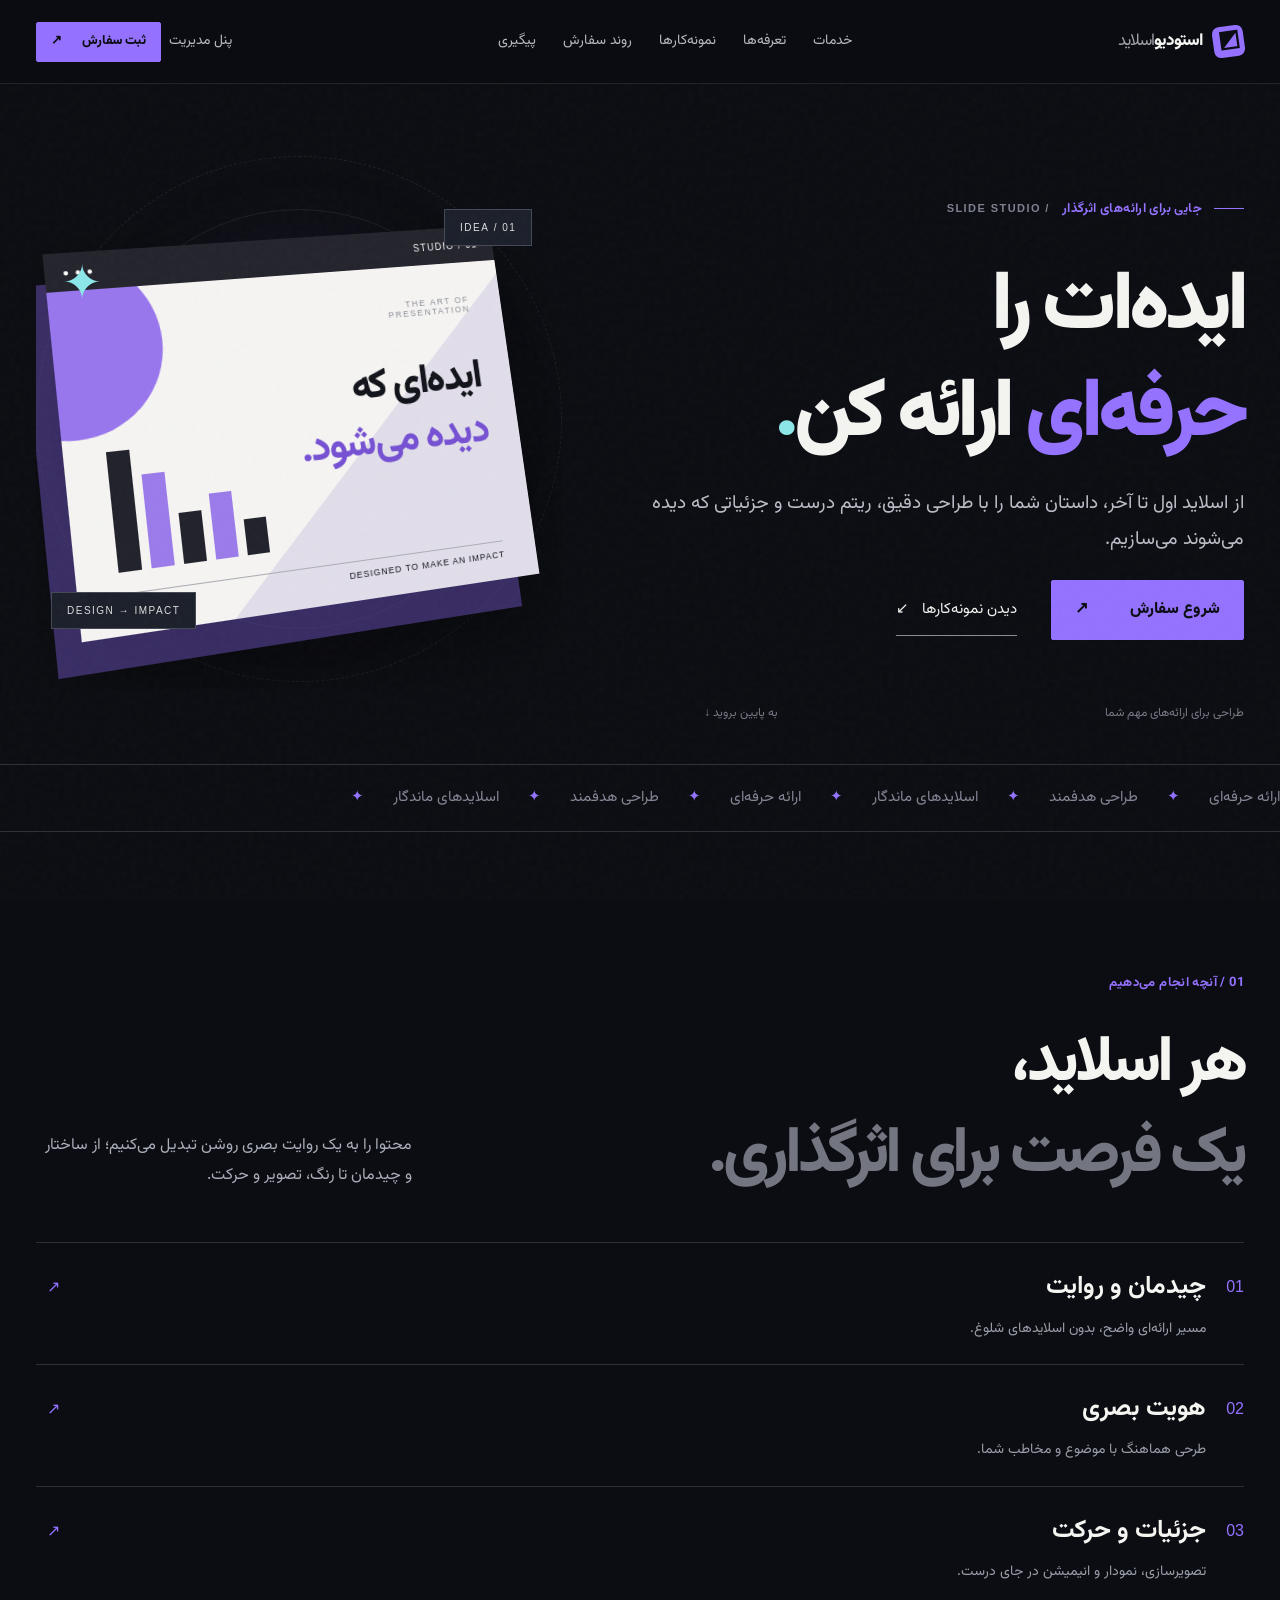
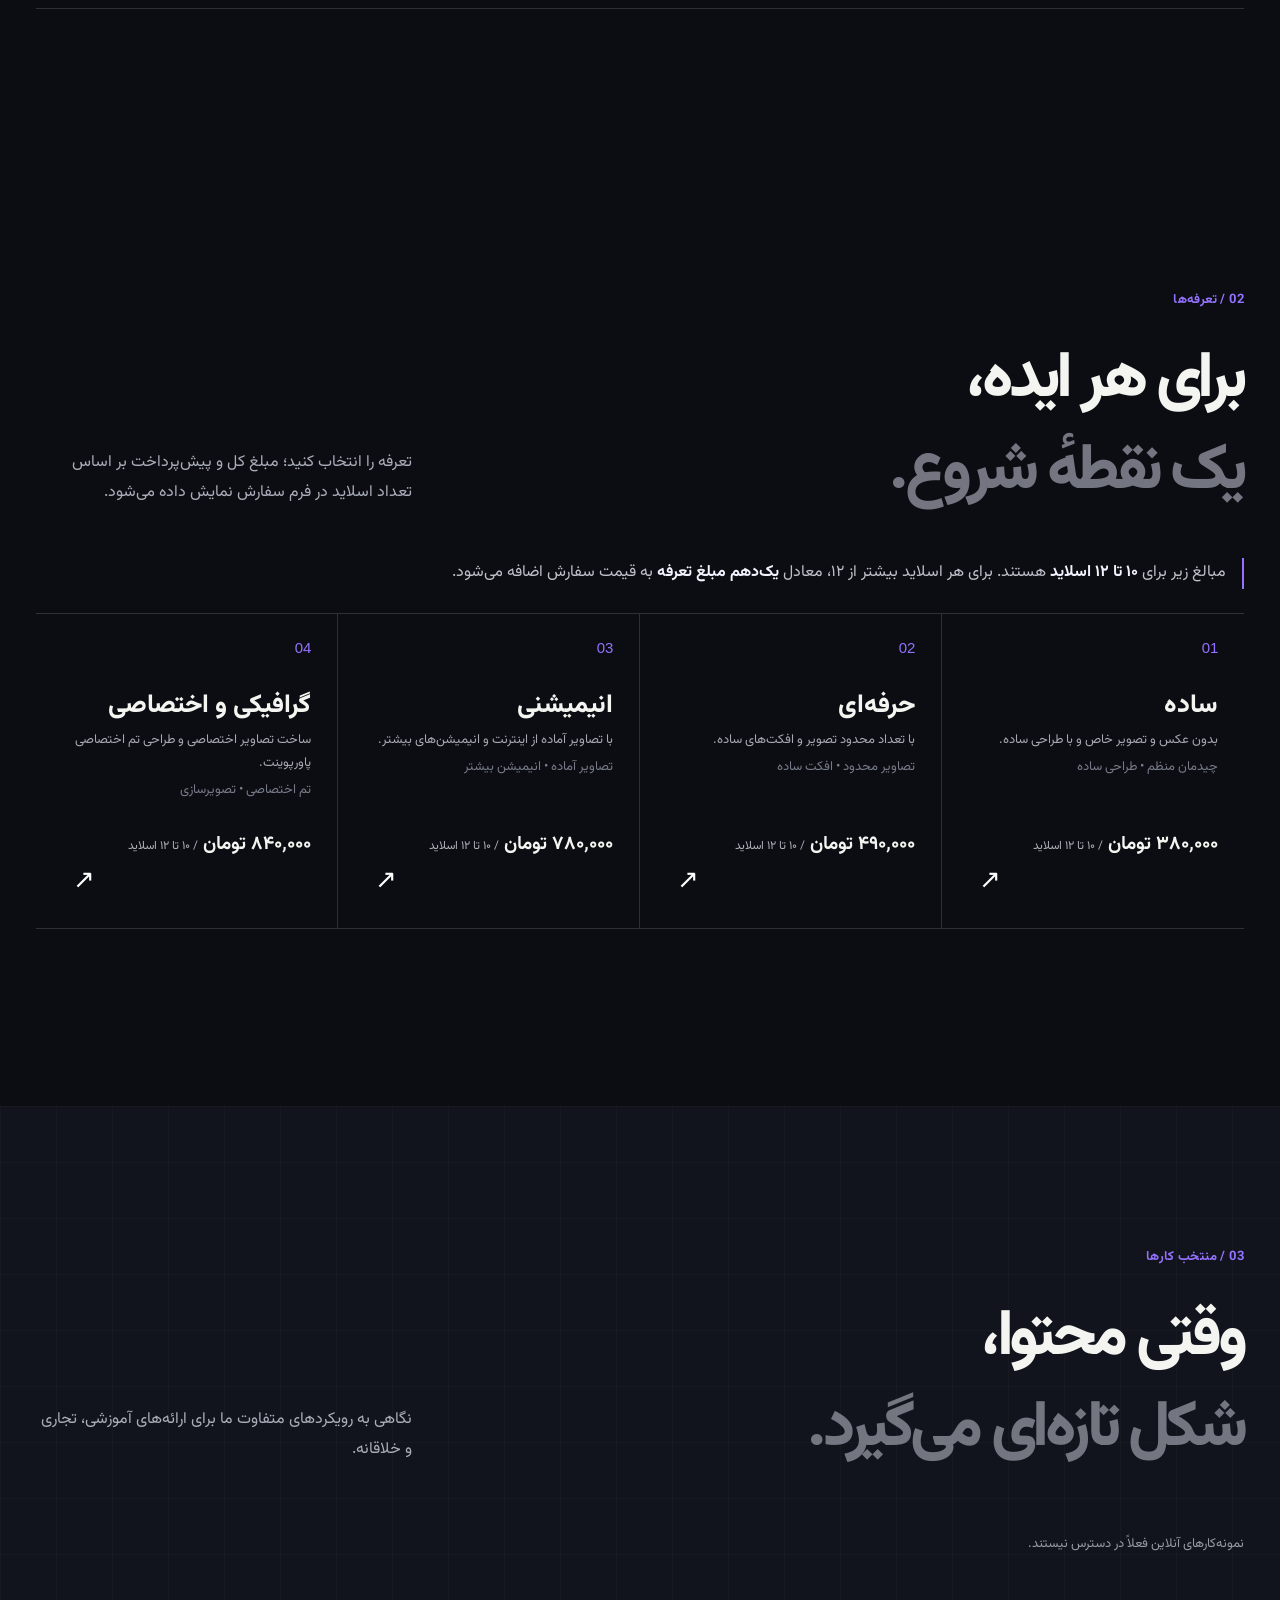
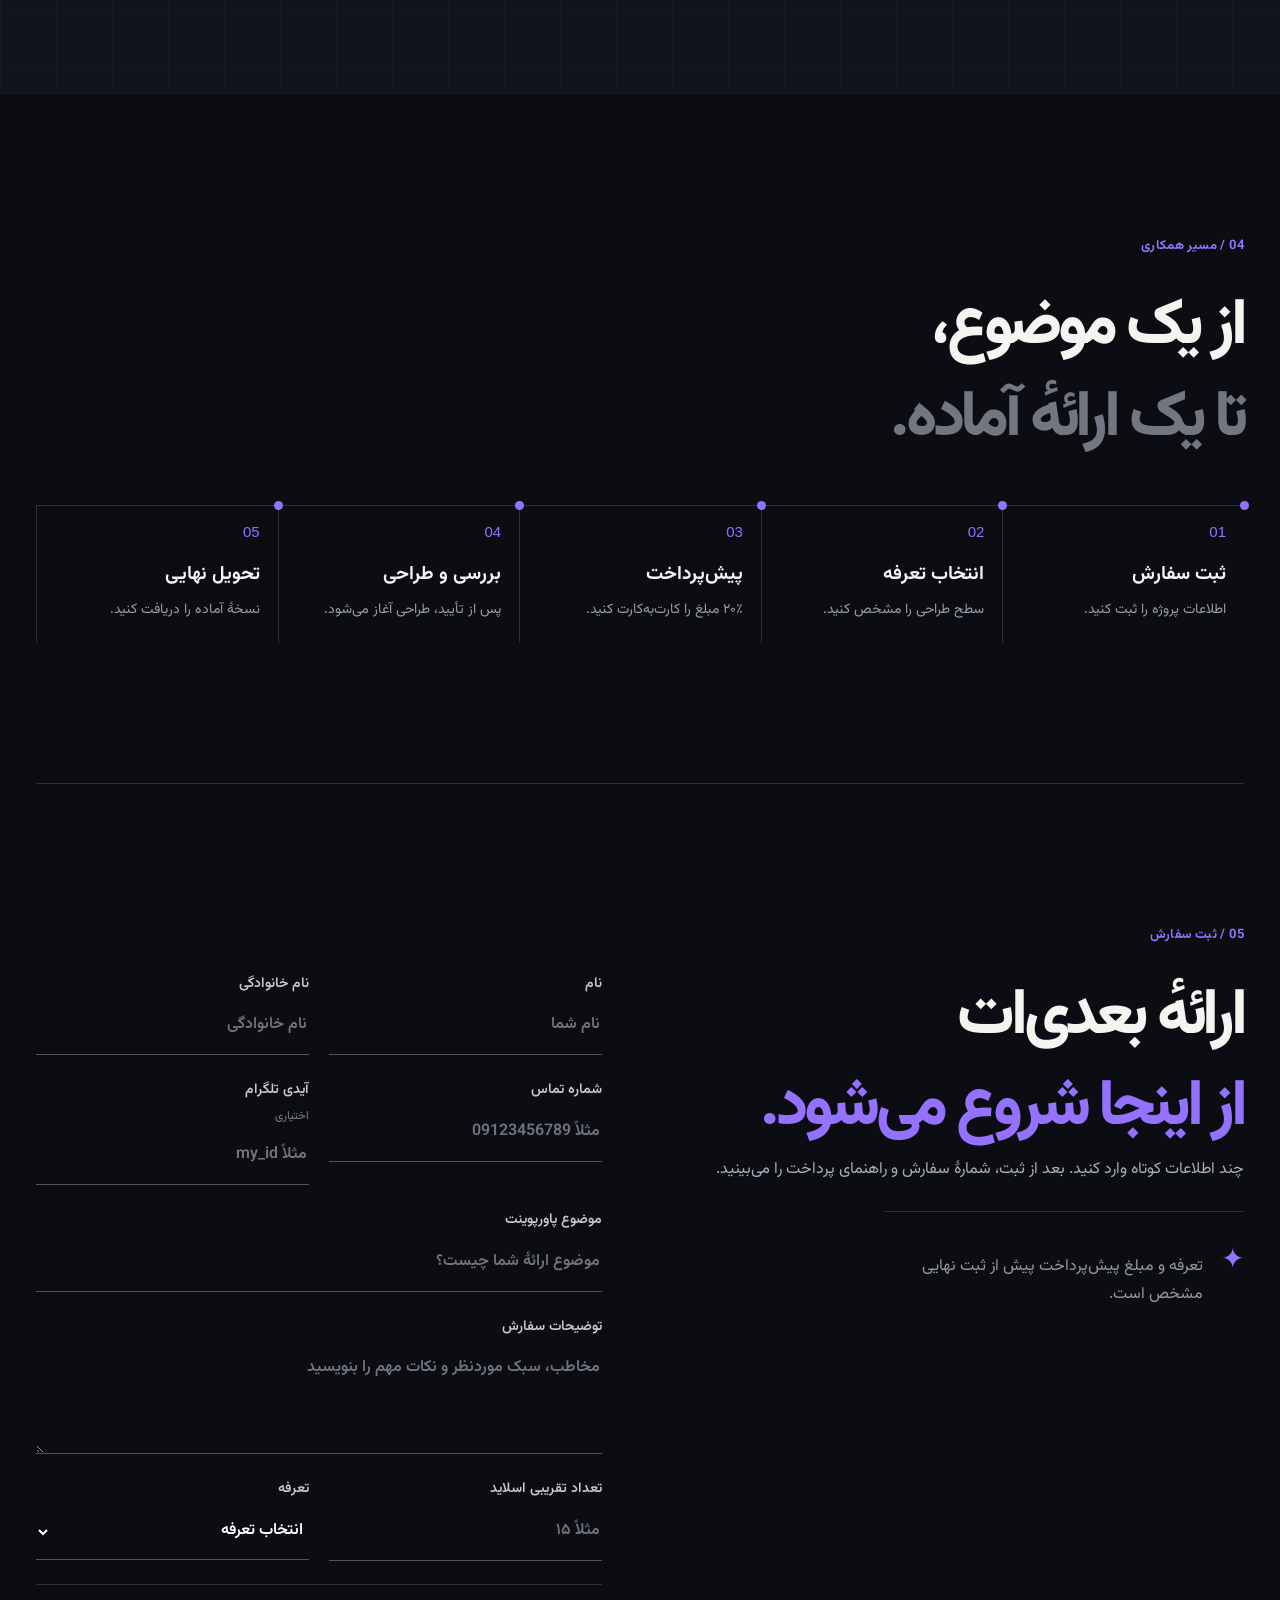
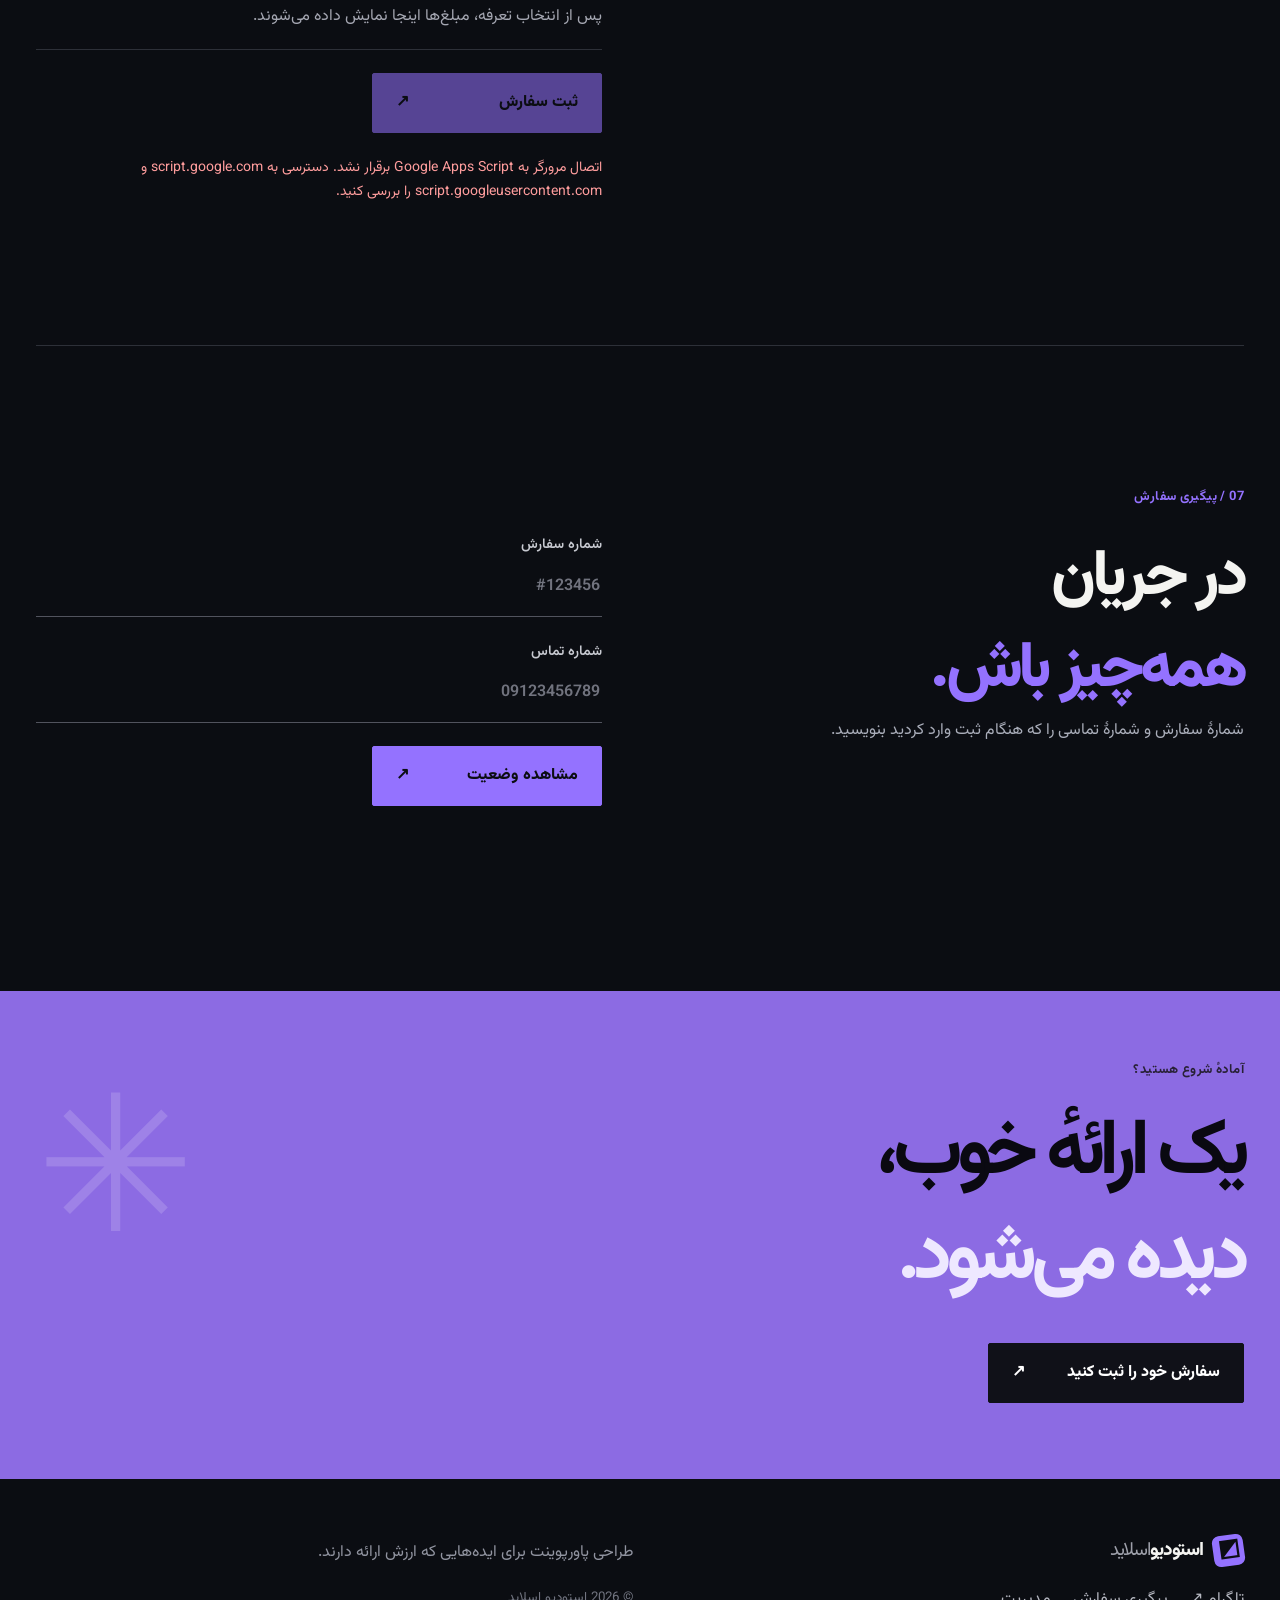
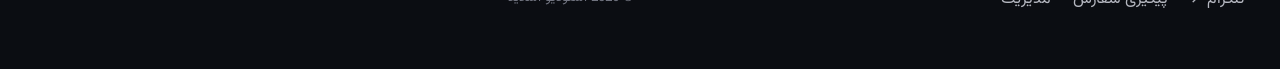
<file: index.html>
<!doctype html>
<html lang="fa" dir="rtl"><head><meta charset="utf-8"><meta name="viewport" content="width=device-width,initial-scale=1"><meta name="theme-color" content="#0b0d12"><meta name="description" content="سفارش طراحی پاورپوینت حرفه‌ای؛ از انتخاب تعرفه تا پیگیری و تحویل."><title>استودیو اسلاید | طراحی پاورپوینت حرفه‌ای</title><link rel="icon" href="assets/favicon.svg" type="image/svg+xml"><link rel="preconnect" href="https://fonts.googleapis.com"><link rel="preconnect" href="https://fonts.gstatic.com" crossorigin><link href="https://fonts.googleapis.com/css2?family=Vazirmatn:wght@400;500;600;700;800;900&display=swap" rel="stylesheet"><link rel="stylesheet" href="assets/css/style.css"><link rel="stylesheet" href="assets/css/responsive.css"></head><body>
<div class="noise" aria-hidden="true"></div><header class="site-header"><a class="brand" href="#top"><span class="brand-mark">◩</span><span>استودیو<span class="brand-light">اسلاید</span></span></a><nav id="nav" aria-label="ناوبری اصلی"><a href="#services">خدمات</a><a href="#pricing">تعرفه‌ها</a><a href="#portfolio">نمونه‌کارها</a><a href="#process">روند سفارش</a><a href="#track">پیگیری</a><a id="telegram-nav" class="telegram-support hidden" href="#" target="_blank" rel="noopener noreferrer">پشتیبانی تلگرام ↗</a></nav><div class="header-actions"><a id="telegram-header" class="header-telegram hidden" href="#" target="_blank" rel="noopener noreferrer" aria-label="پشتیبانی تلگرام" title="پشتیبانی تلگرام">✈</a><a class="small-link" href="admin/">پنل مدیریت</a><a class="button button-small" href="#order">ثبت سفارش <span>↗</span></a><button class="menu-toggle" id="menu-toggle" aria-label="باز کردن منو" aria-controls="nav" aria-expanded="false">☰</button></div></header>
<main id="top"><section class="hero section-shell"><div class="hero-copy"><div class="eyebrow reveal"><span class="eyebrow-line"></span> جایی برای ارائه‌های اثرگذار <span class="latin">/ SLIDE STUDIO</span></div><h1 class="reveal">ایده‌ات را<br><em>حرفه‌ای</em> ارائه کن<span class="punct">.</span></h1><p class="hero-description reveal">از اسلاید اول تا آخر، داستان شما را با طراحی دقیق، ریتم درست و جزئیاتی که دیده می‌شوند می‌سازیم.</p><div class="hero-actions reveal"><a class="button" href="#order">شروع سفارش <span>↗</span></a><a class="text-button" href="#portfolio">دیدن نمونه‌کارها <span>↙</span></a></div><div class="hero-bottom reveal"><span>طراحی برای ارائه‌های مهم شما</span><span>به پایین بروید ↓</span></div></div><div class="hero-art reveal" aria-label="نمای انتزاعی یک اسلاید طراحی شده"><div class="orbit orbit-one"></div><div class="orbit orbit-two"></div><div class="slide-window"><div class="slide-top"><span>STUDIO / 01</span><span>● ● ●</span></div><div class="slide-body"><div class="slide-side">THE ART OF<br>PRESENTATION</div><div class="slide-title">ایده‌ای که<br><strong>دیده می‌شود.</strong></div><div class="slide-chart"><i></i><i></i><i></i><i></i><i></i></div><div class="slide-foot">DESIGNED TO MAKE AN IMPACT <span>↗</span></div></div></div><div class="float-tag tag-a">01 / IDEA</div><div class="float-tag tag-b">DESIGN → IMPACT</div><div class="cursor-shape">✦</div></div></section>
<div class="marquee" aria-hidden="true"><div>ارائه حرفه‌ای <span>✦</span> طراحی هدفمند <span>✦</span> اسلایدهای ماندگار <span>✦</span> ارائه حرفه‌ای <span>✦</span> طراحی هدفمند <span>✦</span> اسلایدهای ماندگار <span>✦</span></div></div>
<section id="services" class="section-shell section-block"><div class="section-kicker reveal">01 / آنچه انجام می‌دهیم</div><div class="split-heading"><h2 class="display-heading reveal">هر اسلاید،<br><span class="muted">یک فرصت برای اثرگذاری.</span></h2><p class="section-intro reveal">محتوا را به یک روایت بصری روشن تبدیل می‌کنیم؛ از ساختار و چیدمان تا رنگ، تصویر و حرکت.</p></div><div class="service-lines"><div class="service-line reveal"><span>01</span><h3>چیدمان و روایت</h3><p>مسیر ارائه‌ای واضح، بدون اسلایدهای شلوغ.</p><b>↗</b></div><div class="service-line reveal"><span>02</span><h3>هویت بصری</h3><p>طرحی هماهنگ با موضوع و مخاطب شما.</p><b>↗</b></div><div class="service-line reveal"><span>03</span><h3>جزئیات و حرکت</h3><p>تصویرسازی، نمودار و انیمیشن در جای درست.</p><b>↗</b></div></div></section>
<section id="pricing" class="section-shell section-block"><div class="section-kicker reveal">02 / تعرفه‌ها</div><div class="split-heading"><h2 class="display-heading reveal">برای هر ایده،<br><span class="muted">یک نقطهٔ شروع.</span></h2><p class="section-intro reveal">تعرفه را انتخاب کنید؛ مبلغ کل و پیش‌پرداخت بر اساس تعداد اسلاید در فرم سفارش نمایش داده می‌شود.</p></div><p class="pricing-rule">مبالغ زیر برای <strong>۱۰ تا ۱۲ اسلاید</strong> هستند. برای هر اسلاید بیشتر از ۱۲، معادل <strong>یک‌دهم مبلغ تعرفه</strong> به قیمت سفارش اضافه می‌شود.</p><div id="pricing-list" class="pricing-list" aria-live="polite"></div><div id="pricing-note" class="data-note"></div></section>
<section id="portfolio" class="portfolio-section section-block"><div class="section-shell"><div class="section-kicker reveal">03 / منتخب کارها</div><div class="split-heading"><h2 class="display-heading reveal">وقتی محتوا،<br><span class="muted">شکل تازه‌ای می‌گیرد.</span></h2><p class="section-intro reveal">نگاهی به رویکردهای متفاوت ما برای ارائه‌های آموزشی، تجاری و خلاقانه.</p></div><div id="portfolio-list" class="portfolio-list"></div><div id="portfolio-note" class="data-note"></div></div></section>
<section id="process" class="section-shell section-block process-section"><div class="section-kicker reveal">04 / مسیر همکاری</div><div class="split-heading"><h2 class="display-heading reveal">از یک موضوع،<br><span class="muted">تا یک ارائهٔ آماده.</span></h2></div><div class="process-track"><div class="process-step reveal"><span>01</span><h3>ثبت سفارش</h3><p>اطلاعات پروژه را ثبت کنید.</p></div><div class="process-step reveal"><span>02</span><h3>انتخاب تعرفه</h3><p>سطح طراحی را مشخص کنید.</p></div><div class="process-step reveal"><span>03</span><h3>پیش‌پرداخت</h3><p>۲۰٪ مبلغ را کارت‌به‌کارت کنید.</p></div><div class="process-step reveal"><span>04</span><h3>بررسی و طراحی</h3><p>پس از تأیید، طراحی آغاز می‌شود.</p></div><div class="process-step reveal"><span>05</span><h3>تحویل نهایی</h3><p>نسخهٔ آماده را دریافت کنید.</p></div></div></section>
<section id="order" class="section-shell section-block form-section"><div class="section-kicker reveal">05 / ثبت سفارش</div><div class="form-layout"><div><h2 class="display-heading reveal">ارائهٔ بعدی‌ات<br><em>از اینجا شروع می‌شود.</em></h2><p class="section-intro reveal">چند اطلاعات کوتاه وارد کنید. بعد از ثبت، شمارهٔ سفارش و راهنمای پرداخت را می‌بینید.</p><div class="form-aside"><span>✦</span><p>تعرفه و مبلغ پیش‌پرداخت پیش از ثبت نهایی مشخص است.</p></div></div><form id="order-form" class="line-form" novalidate><div class="field-row"><label>نام<input name="first_name" required maxlength="60" autocomplete="given-name" placeholder="نام شما"></label><label>نام خانوادگی<input name="last_name" required maxlength="60" autocomplete="family-name" placeholder="نام خانوادگی"></label></div><div class="field-row"><label>شماره تماس<input name="phone" required inputmode="tel" autocomplete="tel" placeholder="مثلاً 09123456789"></label><label>آیدی تلگرام <small>اختیاری</small><input name="telegram" maxlength="80" placeholder="مثلاً my_id"></label></div><label>موضوع پاورپوینت<input name="subject" required maxlength="160" placeholder="موضوع ارائهٔ شما چیست؟"></label><label>توضیحات سفارش<textarea name="description" rows="3" maxlength="2000" placeholder="مخاطب، سبک موردنظر و نکات مهم را بنویسید"></textarea></label><div class="field-row"><label>تعداد تقریبی اسلاید<input name="slides_count" required type="number" min="1" max="500" step="1" placeholder="مثلاً ۱۵"></label><label>تعرفه<select id="order-pricing" name="pricing_id" required><option value="">انتخاب تعرفه</option></select></label></div><div id="price-summary" class="price-summary"><p>پس از انتخاب تعرفه، مبلغ‌ها اینجا نمایش داده می‌شوند.</p></div><button class="button form-submit" type="submit" disabled>ثبت سفارش <span>↗</span></button><p class="form-message" id="order-message" role="status"></p></form></div></section>
<section id="payment" class="section-shell section-block flow-section hidden"><div class="section-kicker">06 / پرداخت پیش‌پرداخت</div><h2 class="display-heading">یک قدم تا<br><span class="muted">شروع طراحی.</span></h2><div class="flow-layout"><div class="flow-steps"><div><span>01</span><h3>مبلغ قابل پرداخت</h3><strong id="pay-amount">—</strong><p>شماره سفارش: <b id="pay-order-id">—</b></p></div><div><span>02</span><h3>انتقال وجه</h3><p>مبلغ را به کارت زیر انتقال دهید.</p><div class="card-number"><b id="card-number">—</b><button id="copy-card" type="button">کپی شماره کارت</button></div><p id="card-holder">—</p></div><div><span>03</span><h3>ثبت شماره پیگیری</h3><p>بعد از انتقال وجه، مشخصات پرداخت را وارد کنید.</p></div></div><form id="payment-form" class="line-form"><label>شماره سفارش<input name="order_id" required readonly></label><label>شماره تماس سفارش<input name="phone" required inputmode="tel"></label><label>شماره پیگیری<input name="tracking_number" required maxlength="100"></label><label>تاریخ واریز (شمسی) <small>سال/ماه/روز یا ۸ رقم پشت سر هم</small><input name="payment_date" type="text" inputmode="numeric" dir="ltr" maxlength="10" placeholder="۱۴۰۵/۰۷/۱۱" autocomplete="off" required></label><label>توضیحات <small>اختیاری</small><textarea name="note" rows="2" maxlength="500"></textarea></label><button class="button form-submit" type="submit">ثبت اطلاعات پرداخت <span>↗</span></button><p class="form-message" id="payment-message" role="status"></p></form></div><div class="telegram-line">برای ارسال فایل‌ها و توضیحات، در تلگرام با ما در ارتباط باشید. <a id="telegram-payment" href="#" target="_blank" rel="noopener">ارتباط در تلگرام ↗</a></div></section>
<section id="track" class="section-shell section-block track-section"><div class="section-kicker reveal">07 / پیگیری سفارش</div><div class="form-layout"><div><h2 class="display-heading reveal">در جریان<br><em>همه‌چیز باش.</em></h2><p class="section-intro reveal">شمارهٔ سفارش و شمارهٔ تماسی را که هنگام ثبت وارد کردید بنویسید.</p></div><div><form id="track-form" class="line-form"><label>شماره سفارش<input name="order_id" required placeholder="#123456"></label><label>شماره تماس<input name="phone" required inputmode="tel" placeholder="09123456789"></label><button class="button form-submit" type="submit">مشاهده وضعیت <span>↗</span></button><p class="form-message" id="track-message" role="status"></p></form><div id="track-result" class="track-result hidden"></div></div></div></section>
<section class="final-cta"><div class="section-shell"><div class="section-kicker">آمادهٔ شروع هستید؟</div><h2>یک ارائهٔ خوب،<br><em>دیده می‌شود.</em></h2><a class="button button-light" href="#order">سفارش خود را ثبت کنید <span>↗</span></a><div class="cta-deco">✳</div></div></section></main><footer class="site-footer section-shell"><a class="brand" href="#top"><span class="brand-mark">◩</span><span>استودیو<span class="brand-light">اسلاید</span></span></a><p>طراحی پاورپوینت برای ایده‌هایی که ارزش ارائه دارند.</p><div><a id="telegram-footer" href="#" target="_blank" rel="noopener">تلگرام ↗</a><a href="#track">پیگیری سفارش</a><a href="admin/">مدیریت</a></div><small>© <span id="year"></span> استودیو اسلاید</small></footer><div id="toast" class="toast" role="status"></div><dialog id="invoice-dialog" class="invoice-dialog"><button class="dialog-close" id="close-invoice" aria-label="بستن">×</button><div id="invoice-content"></div></dialog><dialog id="portfolio-dialog" class="portfolio-dialog"><button class="dialog-close" id="close-portfolio" aria-label="بستن">×</button><div id="portfolio-content"></div></dialog><script type="module" src="assets/js/site.js?v=20261003-order-code"></script></body></html>
</file>
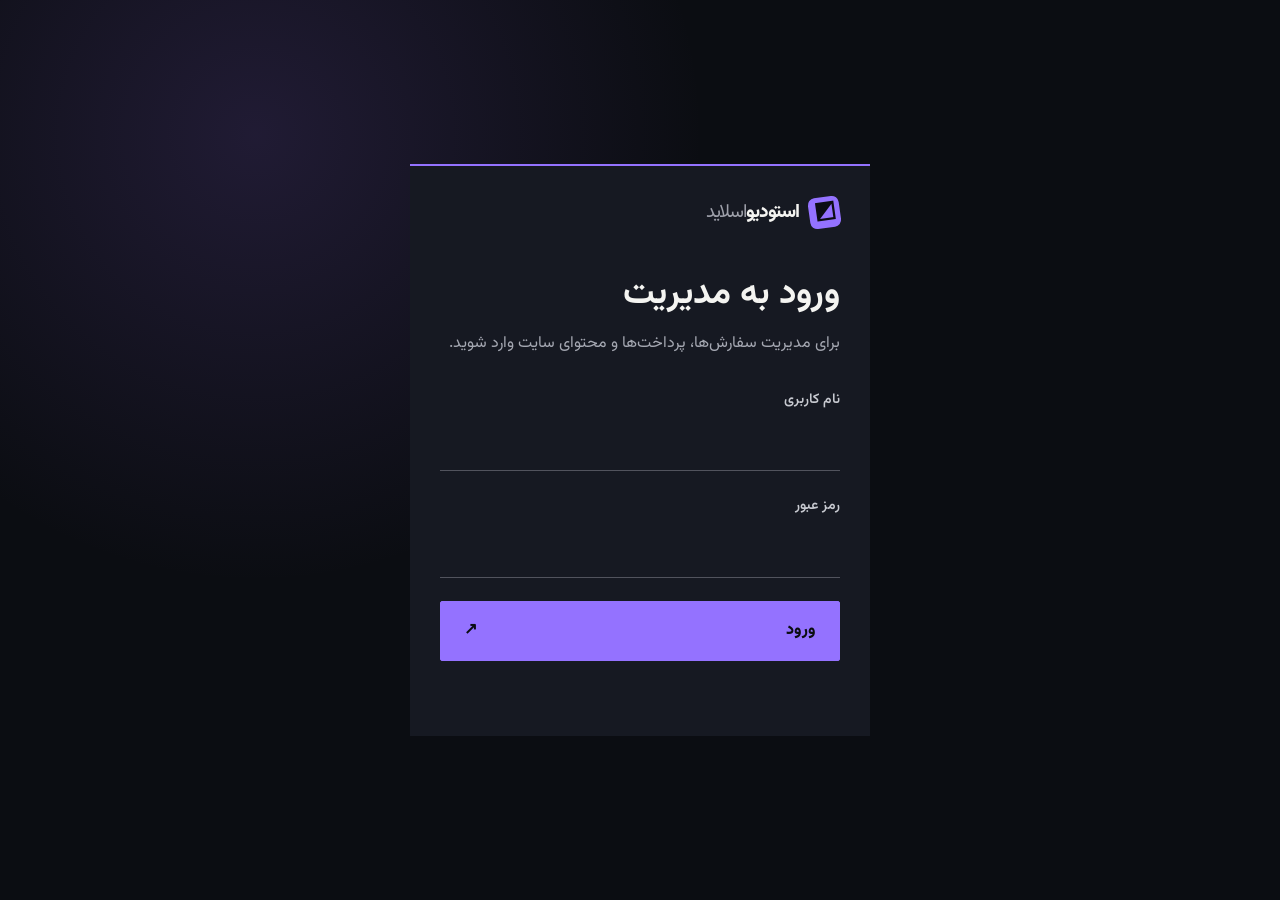
<file: admin/index.html>
<!doctype html><html lang="fa" dir="rtl"><head><meta charset="utf-8"><meta name="viewport" content="width=device-width,initial-scale=1"><meta name="theme-color" content="#0b0d12"><title>پنل مدیریت | استودیو اسلاید</title><link rel="icon" href="../assets/favicon.svg"><link rel="preconnect" href="https://fonts.googleapis.com"><link rel="preconnect" href="https://fonts.gstatic.com" crossorigin><link href="https://fonts.googleapis.com/css2?family=Vazirmatn:wght@400;500;600;700;800;900&display=swap" rel="stylesheet"><link rel="stylesheet" href="../assets/css/style.css"><style>
.admin-body{min-height:100vh}.login-screen{min-height:100vh;display:grid;place-items:center;padding:20px;background:radial-gradient(circle at 20% 15%,#7653bb33,transparent 35%),#0b0d12}.login-box{width:min(100%,460px);border-top:2px solid var(--accent);padding:30px;background:#161922}.login-box h1{font-size:35px;margin:34px 0 5px}.login-box p{color:#a5a8b2;margin:0 0 30px}.admin-layout{display:grid;grid-template-columns:250px 1fr;min-height:100vh}.admin-sidebar{background:#12151d;border-left:1px solid var(--line);padding:27px 18px;position:sticky;top:0;height:100vh;display:flex;flex-direction:column}.admin-sidebar .brand{margin:0 9px 35px}.admin-nav{display:flex;flex-direction:column;gap:4px}.admin-nav button,.logout{background:none;border:0;color:#a5a8b4;text-align:right;padding:11px 15px;font-size:14px;display:flex;align-items:center;gap:13px}.admin-nav button:hover,.admin-nav button.active{background:#27223e;color:#fff}.admin-nav button span{color:var(--accent);width:20px}.logout{margin-top:auto;color:#e7b1b1}.admin-main{min-width:0;padding:38px min(4vw,60px) 80px}.admin-top{display:flex;justify-content:space-between;gap:15px;align-items:center;border-bottom:1px solid var(--line);padding-bottom:24px}.admin-top h1{font-size:35px;margin:0}.admin-top p{margin:0;color:#9a9ca8}.admin-top button,.admin-controls button,.row-actions button,.editor-actions button{background:#252833;border:1px solid #484b57;color:#eee;padding:8px 13px;font-size:13px}.admin-content{padding-top:30px}.metric-grid{display:grid;grid-template-columns:repeat(4,1fr);gap:14px;margin-bottom:30px}.metric{border-top:2px solid #635293;background:#171a23;padding:18px;min-height:115px}.metric span{color:#a3a5b0;font-size:13px}.metric strong{display:block;font-size:27px;margin-top:10px}.admin-controls{display:flex;gap:10px;flex-wrap:wrap;margin:0 0 18px}.admin-controls input,.admin-controls select,.editor input,.editor textarea,.editor select{border:1px solid #444754;background:#1d202b;color:white;padding:9px 11px;min-height:42px;min-width:180px;outline:0}.admin-controls input:focus,.admin-controls select:focus,.editor input:focus,.editor textarea:focus,.editor select:focus{border-color:var(--accent)}.table-wrap{overflow-x:auto;border-top:1px solid #555965}.admin-table{width:100%;border-collapse:collapse;min-width:700px}.admin-table th,.admin-table td{text-align:right;padding:14px 12px;border-bottom:1px solid #30333e;vertical-align:top;font-size:14px}.admin-table th{font-weight:500;color:#8f93a0;white-space:nowrap}.admin-table td{color:#e2e3e7}.admin-table small{display:block;color:#8b8d9b}.admin-table a{color:var(--accent)}.row-actions{display:flex;gap:6px;flex-wrap:wrap}.row-actions button{padding:5px 8px;white-space:nowrap}.row-actions .approve{color:#a7e7c8}.row-actions .reject{color:#efaeae}.status-pill{display:inline-block;padding:4px 8px;border:1px solid #585b68;color:#c5c6d2;font-size:12px;white-space:nowrap}.status-pill.approved,.status-pill.completed,.status-pill.confirmed{border-color:#438568;color:#a7e7c8}.status-pill.rejected,.status-pill.cancelled{border-color:#9d6060;color:#efaeae}.editor{background:#171a23;border-top:2px solid var(--accent);padding:22px;margin:18px 0 28px}.editor h2{font-size:21px;margin:0 0 20px}.editor-grid{display:grid;grid-template-columns:1fr 1fr;gap:15px}.editor label{display:flex;flex-direction:column;gap:5px;color:#bfc1cb;font-size:13px}.editor input,.editor textarea,.editor select{width:100%;min-width:0}.editor textarea{min-height:85px}.editor-actions{display:flex;gap:10px;margin-top:18px}.editor-actions button:first-child{background:var(--accent);color:#0b0d12;border-color:var(--accent);font-weight:700}.admin-message{min-height:25px;color:#b5ded0;margin-top:15px}.admin-empty{padding:30px 0;color:#989ba7}.mobile-admin-bar{display:none}@media(max-width:900px){.admin-layout{grid-template-columns:1fr}.admin-sidebar{position:static;height:auto;display:block;padding:15px}.admin-sidebar .brand{margin:0}.admin-nav{display:flex;flex-direction:row;overflow-x:auto;padding-top:13px}.admin-nav button{flex:0 0 auto}.logout{position:absolute;left:13px;top:13px}.admin-main{padding:25px 18px 60px}.metric-grid{grid-template-columns:1fr 1fr}}@media(max-width:560px){.admin-top h1{font-size:25px}.metric-grid{grid-template-columns:1fr 1fr}.metric strong{font-size:21px}.editor-grid{grid-template-columns:1fr}.admin-controls input,.admin-controls select{flex:1;min-width:130px}}
</style><link rel="stylesheet" href="../assets/css/responsive.css"></head><body class="admin-body"><section id="login-screen" class="login-screen"><div class="login-box"><a class="brand" href="../"><span class="brand-mark">◩</span><span>استودیو<span class="brand-light">اسلاید</span></span></a><h1>ورود به مدیریت</h1><p>برای مدیریت سفارش‌ها، پرداخت‌ها و محتوای سایت وارد شوید.</p><form id="login-form" class="line-form"><label>نام کاربری<input name="username" autocomplete="username" required></label><label>رمز عبور<input name="password" type="password" autocomplete="current-password" required></label><button class="button" type="submit">ورود <span>↗</span></button><div id="login-message" class="form-message" role="status"></div></form></div></section><div id="admin-layout" class="admin-layout hidden"><aside class="admin-sidebar"><a class="brand" href="../"><span class="brand-mark">◩</span><span>استودیو<span class="brand-light">اسلاید</span></span></a><nav class="admin-nav" id="admin-nav"><button data-page="dashboard" class="active"><span>◫</span>داشبورد</button><button data-page="orders"><span>◩</span>سفارش‌ها</button><button data-page="payments"><span>◈</span>پرداخت‌ها</button><button data-page="customers"><span>♧</span>مشتریان</button><button data-page="invoices"><span>▤</span>فاکتورها</button><button data-page="pricing"><span>◇</span>تعرفه‌ها</button><button data-page="portfolio"><span>▧</span>نمونه‌کارها</button><button data-page="settings"><span>⚙</span>تنظیمات</button></nav><button class="logout" id="logout">خروج از حساب ↗</button></aside><main class="admin-main"><header class="admin-top"><div><h1 id="page-title">داشبورد</h1><p id="page-subtitle">نمای کلی فعالیت استودیو</p></div><button id="refresh-page">به‌روزرسانی ↻</button></header><div id="admin-message" class="admin-message" role="status"></div><div id="admin-content" class="admin-content"></div></main></div><dialog id="admin-invoice-dialog" class="invoice-dialog"><button class="dialog-close" id="close-admin-invoice" aria-label="بستن">×</button><div id="admin-invoice-content"></div></dialog><script type="module" src="../assets/js/admin.js?v=20261003-static-pricing"></script></body></html>
</file>
<file: assets/css/style.css>
:root{--bg:#0b0d12;--ink:#f4f4f1;--muted:#9ea0aa;--line:#2d3038;--accent:#9472ff;--cyan:#8ce7e8;--panel:#151820;--font:'Vazirmatn',Tahoma,sans-serif}*{box-sizing:border-box}html{scroll-behavior:smooth}body{margin:0;background:var(--bg);color:var(--ink);font-family:var(--font);font-size:16px;line-height:1.75}button,input,textarea,select{font:inherit}button{cursor:pointer}a{color:inherit;text-decoration:none}::selection{background:var(--accent);color:#0b0d12}.hidden{display:none!important}.noise{position:fixed;inset:0;pointer-events:none;opacity:.17;z-index:20;background-image:url("data:image/svg+xml,%3Csvg viewBox='0 0 180 180' xmlns='http://www.w3.org/2000/svg'%3E%3Cfilter id='n'%3E%3CfeTurbulence type='fractalNoise' baseFrequency='.9' numOctaves='3' stitchTiles='stitch'/%3E%3C/filter%3E%3Crect width='100%25' height='100%25' filter='url(%23n)' opacity='.15'/%3E%3C/svg%3E")}.section-shell{width:min(100% - 72px,1400px);margin-inline:auto}.site-header{height:84px;padding:0 max(36px,calc((100vw - 1400px)/2));display:flex;align-items:center;justify-content:space-between;gap:30px;border-bottom:1px solid #ffffff19;position:relative;z-index:30;background:#0b0d12de;backdrop-filter:blur(16px)}.brand{font-weight:800;font-size:19px;white-space:nowrap;display:inline-flex;align-items:center;gap:10px;letter-spacing:-.06em}.brand-mark{background:var(--accent);color:#0c0d14;width:31px;height:31px;line-height:30px;text-align:center;font-size:23px;border-radius:7px;transform:rotate(-8deg)}.brand-light{font-weight:400;color:var(--muted)}.site-header nav{display:flex;gap:31px;align-items:center}.site-header nav a,.small-link{font-size:14px;color:#b8b8c2;transition:color .25s}.site-header nav a:hover,.small-link:hover{color:#fff}.header-actions{display:flex;align-items:center;gap:22px}.button{border:1px solid var(--accent);border-radius:2px;background:var(--accent);color:#0b0d12;padding:15px 23px;display:inline-flex;justify-content:space-between;align-items:center;gap:42px;font-weight:800;min-height:54px;transition:transform .25s,background .25s,box-shadow .25s}.button:hover{background:#b39eff;transform:translateY(-3px);box-shadow:0 14px 35px #6e50d333}.button-small{min-height:40px;padding:7px 14px;gap:20px;font-size:13px}.menu-toggle{display:none;background:none;border:0;color:#fff;font-size:26px}.hero{min-height:680px;display:grid;grid-template-columns:1.1fr .9fr;align-items:center;gap:40px;padding-top:30px;padding-bottom:40px}.hero-copy{align-self:stretch;display:flex;flex-direction:column;justify-content:center;position:relative}.eyebrow,.section-kicker{font-size:13px;font-weight:700;letter-spacing:.03em;color:var(--accent);display:flex;align-items:center;gap:12px}.eyebrow-line{width:30px;height:1px;background:var(--accent)}.latin{font-family:Arial,sans-serif;letter-spacing:.13em;color:#7e8090;font-size:11px}.hero h1{font-size:clamp(58px,6.4vw,112px);line-height:1.23;letter-spacing:-.075em;margin:35px 0 18px;font-weight:900}.hero h1 em,.display-heading em,.final-cta h2 em{font-style:normal;color:var(--accent)}.punct{color:var(--cyan)}.hero-description{color:#bbbcc7;max-width:520px;font-size:19px;line-height:2.1}.hero-actions{display:flex;gap:34px;align-items:center;margin-top:22px}.text-button{font-size:15px;display:flex;align-items:center;gap:13px;border-bottom:1px solid #8b8c96;padding:12px 0;transition:gap .25s,border-color .25s}.text-button:hover{gap:20px;border-color:var(--accent)}.hero-bottom{display:flex;justify-content:space-between;max-width:540px;width:100%;position:absolute;bottom:0;color:#777986;font-size:12px}.hero-art{height:540px;position:relative;display:grid;place-items:center}.hero-art:before{content:"";position:absolute;width:450px;height:450px;max-width:100%;border-radius:50%;background:radial-gradient(circle,#7150b14a,transparent 68%);filter:blur(30px)}.orbit{position:absolute;border:1px solid #ffffff14;border-radius:50%;width:500px;height:500px;max-width:100%;animation:spin 35s linear infinite}.orbit-two{width:620px;height:620px;animation-direction:reverse;border-style:dashed}.slide-window{position:relative;width:min(100%,560px);aspect-ratio:1.25;background:#eae9e8;color:#12141a;transform:perspective(900px) rotateY(11deg) rotateX(6deg) rotateZ(-6deg);box-shadow:-24px 30px 0 #7154c677,0 40px 90px #0008;animation:float 7s ease-in-out infinite}.slide-top{height:38px;background:#24242d;color:#fff;display:flex;align-items:center;justify-content:space-between;padding:0 17px;font:10px Arial;letter-spacing:.13em}.slide-body{position:absolute;inset:38px 0 0;padding:35px;overflow:hidden;background:linear-gradient(135deg,#f5f4f2 0 60%,#e1deea 60%)}.slide-body:after{content:"";position:absolute;width:180px;height:180px;border-radius:50%;background:#9876ed;left:-75px;top:-35px}.slide-side{font:9px Arial;letter-spacing:.2em;color:#8d8e99}.slide-title{font-size:clamp(30px,3vw,52px);font-weight:800;line-height:1.35;position:relative;z-index:2;margin-top:40px;letter-spacing:-.06em}.slide-title strong{color:#7651d3}.slide-chart{display:flex;align-items:end;gap:9px;position:absolute;bottom:59px;left:40px;height:115px}.slide-chart i{display:block;width:22px;background:#21222b}.slide-chart i:nth-child(1){height:30%}.slide-chart i:nth-child(2){height:55%;background:#9b7bea}.slide-chart i:nth-child(3){height:42%}.slide-chart i:nth-child(4){height:78%;background:#9b7bea}.slide-chart i:nth-child(5){height:100%}.slide-foot{position:absolute;bottom:20px;left:35px;right:35px;display:flex;justify-content:space-between;border-top:1px solid #acadb4;padding-top:8px;font:9px Arial;letter-spacing:.11em}.float-tag{position:absolute;background:#1c202b;border:1px solid #454956;color:#ddd;font:10px Arial;letter-spacing:.15em;padding:12px 15px;z-index:2;animation:float 6s ease-in-out infinite}.tag-a{top:60px;right:30px}.tag-b{bottom:60px;left:15px;animation-delay:-2s}.cursor-shape{position:absolute;left:5%;top:18%;font-size:48px;color:var(--cyan);animation:float 5s ease-in-out infinite}.marquee{overflow:hidden;border-top:1px solid var(--line);border-bottom:1px solid var(--line);height:68px;display:flex;align-items:center;color:#858595;font-size:15px;white-space:nowrap}.marquee div{min-width:max-content;animation:marquee 30s linear infinite}.marquee span{color:var(--accent);padding:0 25px}.section-block{padding-top:140px;padding-bottom:140px}.split-heading{display:grid;grid-template-columns:1.35fr .65fr;gap:50px;align-items:end;margin:23px 0 60px}.display-heading{font-size:clamp(42px,5vw,76px);line-height:1.4;letter-spacing:-.065em;margin:0;font-weight:800}.muted{color:#737581}.section-intro{max-width:370px;color:#aaaeba;font-size:17px;line-height:2;margin:0 0 10px}.service-lines{border-top:1px solid var(--line)}.service-line{display:grid;grid-template-columns:65px 1fr 1fr 30px;align-items:center;gap:20px;padding:31px 8px;border-bottom:1px solid var(--line);transition:padding .3s,color .3s,background .3s}.service-line:hover{padding-inline:23px;background:#151720}.service-line span,.service-line b{font:16px Arial;color:var(--accent)}.service-line h3{font-size:27px;margin:0}.service-line p{color:#9a9eaa;margin:0}.pricing-list{border-top:1px solid var(--line)}.pricing-item{display:grid;grid-template-columns:80px 1fr 230px 40px;gap:20px;align-items:center;border-bottom:1px solid var(--line);padding:25px 12px;min-height:112px;transition:background .3s,padding .3s}.pricing-item:hover,.pricing-item.selected{background:#171923;padding-inline:26px}.pricing-item .num{font:15px Arial;color:var(--accent)}.pricing-name{font-size:30px;font-weight:800}.pricing-item .description{color:#a6a8b3;font-size:14px;max-width:450px}.pricing-item .features{color:#777b89;font-size:13px}.pricing-price{font-size:23px;font-weight:700;text-align:left}.pricing-price small{font-size:13px;color:#aeb0b9;font-weight:400}.pricing-item button{background:none;border:0;color:#fff;font-size:26px;transition:transform .25s}.pricing-item:hover button{transform:translate(-5px,-5px);color:var(--accent)}.data-note{color:#979aa6;font-size:13px;margin-top:17px;min-height:20px}.portfolio-section{background:#11141c;position:relative;overflow:hidden}.portfolio-section:before{content:"";position:absolute;inset:0;background-image:linear-gradient(#ffffff05 1px,transparent 1px),linear-gradient(90deg,#ffffff05 1px,transparent 1px);background-size:56px 56px;pointer-events:none}.portfolio-list{display:grid;grid-template-columns:1.2fr .8fr;gap:36px 58px;position:relative}.portfolio-item{display:block;min-width:0}.portfolio-item:nth-child(even){margin-top:100px}.portfolio-visual{height:380px;background:#252537;position:relative;overflow:hidden;display:grid;place-items:center}.portfolio-visual img{width:100%;height:100%;object-fit:cover;transition:transform .6s}.portfolio-item:hover img{transform:scale(1.035)}.portfolio-placeholder{position:absolute;inset:0;display:grid;place-items:center;background:linear-gradient(135deg,#37304d,#151c2a)}.portfolio-placeholder:before{content:"";width:54%;height:58%;border:1px solid #ffffff77;transform:rotate(-8deg);box-shadow:15px 17px 0 #9a7bdb66;background:linear-gradient(145deg,#8460ba,#24384c)}.portfolio-placeholder span{position:absolute;font-size:70px;font-weight:900;color:#fff;letter-spacing:-.1em}.portfolio-info{border-top:1px solid #555765;margin-top:18px;padding-top:14px;display:flex;justify-content:space-between;gap:20px}.portfolio-info h3{font-size:24px;margin:0}.portfolio-info p{color:#9ea2ad;margin:3px 0}.portfolio-info span{color:var(--accent);font-size:13px}.process-track{display:grid;grid-template-columns:repeat(5,1fr);border-top:1px solid var(--line);margin-top:70px}.process-step{padding:25px 14px 20px 0;border-left:1px solid var(--line);position:relative}.process-step:before{content:"";width:9px;height:9px;border-radius:50%;background:var(--accent);position:absolute;top:-5px;right:-5px}.process-step span{font:15px Arial;color:var(--accent)}.process-step h3{font-size:19px;margin:43px 0 7px}.process-step p{font-size:14px;color:#999ca8;margin:0}.form-section{border-top:1px solid var(--line)}.form-layout{display:grid;grid-template-columns:1fr 1fr;gap:90px;margin-top:25px}.form-aside{display:flex;gap:18px;max-width:360px;margin-top:80px;border-top:1px solid var(--line);padding-top:25px;color:#9598a3}.form-aside span{font-size:28px;color:var(--accent)}.line-form{display:flex;flex-direction:column;gap:23px}.field-row{display:grid;grid-template-columns:1fr 1fr;gap:20px}.line-form label{display:flex;flex-direction:column;gap:3px;font-size:14px;color:#c7c9d0;font-weight:600}.line-form small{color:#7e818d;font-weight:400}.line-form input,.line-form textarea,.line-form select{width:100%;border:0;border-bottom:1px solid #51535d;border-radius:0;background:transparent;color:#fff;outline:0;padding:12px 2px 15px;transition:border-color .25s,background .25s;font-size:16px}.line-form input:focus,.line-form textarea:focus,.line-form select:focus{border-color:var(--accent);background:#ffffff05}.line-form input::placeholder,.line-form textarea::placeholder{color:#71737e}.line-form select option{background:#1c1e28;color:#fff}.price-summary{border-block:1px solid var(--line);padding:18px 0;color:#a5a7b2}.price-summary p{margin:0}.price-summary dl{display:grid;grid-template-columns:repeat(3,1fr);gap:12px;margin:0}.price-summary dt{font-size:13px;color:#9ca0ac}.price-summary dd{margin:3px 0;font-size:19px;color:#fff;font-weight:800}.price-summary dl>div:nth-child(2) dd{color:var(--accent)}.form-submit{align-self:flex-start;min-width:230px}.form-message{min-height:22px;margin:0;font-size:14px}.form-message.error{color:#ff9d9d}.form-message.success{color:#a9eecf}.flow-section{border-top:1px solid var(--line)}.flow-layout{display:grid;grid-template-columns:1fr 1fr;gap:100px;margin-top:55px}.flow-steps>div{position:relative;border-right:1px solid var(--line);padding:0 34px 35px;margin-right:5px}.flow-steps>div:before{content:"";width:9px;height:9px;background:var(--accent);border-radius:50%;position:absolute;right:-5px;top:9px}.flow-steps span{color:var(--accent);font:15px Arial}.flow-steps h3{font-size:24px;margin:7px 0}.flow-steps strong{font-size:31px;color:#fff}.flow-steps p{color:#a3a6b1;margin:4px 0}.card-number{display:flex;gap:18px;align-items:center;margin-top:15px;flex-wrap:wrap}.card-number b{font:23px Arial;letter-spacing:.08em;direction:ltr}.card-number button{border:0;background:#292c39;color:#fff;padding:7px 13px}.telegram-line{border-top:1px solid var(--line);padding-top:25px;color:#aaa;margin-top:35px}.telegram-line a{color:var(--accent);margin-right:10px}.track-section{border-top:1px solid var(--line)}.track-result{border-top:1px solid var(--line);margin-top:30px;padding-top:25px}.track-result h3{font-size:24px;margin:0 0 10px}.track-result p{color:#a7aab4}.status-timeline{display:flex;flex-wrap:wrap;gap:16px;margin:25px 0}.status-timeline span{color:#70727e;border-top:2px solid #383b47;padding-top:8px;min-width:85px;font-size:13px}.status-timeline .done{color:#dcdde4;border-color:var(--accent)}.status-timeline .current{color:var(--cyan);border-color:var(--cyan)}.track-actions{display:flex;gap:20px;align-items:center;flex-wrap:wrap}.track-actions button{border:0;background:none;color:var(--accent);padding:0}.final-cta{background:#8c6be3;color:#0a0911;position:relative;overflow:hidden;padding:100px 0 115px}.final-cta .section-shell{position:relative}.final-cta .section-kicker{color:#282136}.final-cta h2{font-size:clamp(56px,8vw,130px);line-height:1.3;letter-spacing:-.08em;margin:20px 0 30px;position:relative;z-index:1}.final-cta h2 em{color:#eee8ff}.button-light{background:#101118;border-color:#101118;color:white}.button-light:hover{background:#292635}.cta-deco{position:absolute;left:4%;top:-100px;font-size:350px;color:#ffffff28;animation:spin 40s linear infinite}.site-footer{min-height:260px;padding-block:55px;display:grid;grid-template-columns:1fr 1fr;gap:20px;align-items:start}.site-footer p{color:#9194a0;margin:5px 0}.site-footer>div{display:flex;gap:26px}.site-footer>div a{color:#b5b7c0}.site-footer small{color:#727581}.toast{position:fixed;bottom:25px;left:25px;background:#e5e0fb;color:#191522;padding:12px 18px;z-index:100;opacity:0;transform:translateY(15px);pointer-events:none;transition:.3s}.toast.show{opacity:1;transform:none}.portfolio-dialog{width:min(940px,94vw);max-height:90vh;padding:38px;background:#171a23;color:#fff;border:1px solid #525363}.portfolio-dialog::backdrop{background:#05060ad9}.portfolio-dialog h2{font-size:30px;margin:0 0 4px}.portfolio-dialog p{color:#b3b6c0}.portfolio-previews{display:grid;grid-template-columns:repeat(2,1fr);gap:12px;margin-top:20px}.portfolio-previews img{display:block;width:100%;aspect-ratio:1.55;object-fit:cover}.invoice-dialog{width:min(850px,94vw);max-height:90vh;padding:40px;border:0;background:#fff;color:#1a1a24;box-shadow:0 30px 100px #0009}.invoice-dialog::backdrop{background:#05060ac9}.dialog-close{position:absolute;top:12px;left:17px;background:none;border:0;font-size:30px}.invoice-header{display:flex;justify-content:space-between;gap:20px;border-bottom:2px solid #21212c;padding-bottom:22px}.invoice-header h2{font-size:33px;margin:0}.invoice-meta{display:grid;grid-template-columns:1fr 1fr;gap:14px;margin:30px 0}.invoice-meta div,.invoice-amounts div{display:flex;justify-content:space-between;border-bottom:1px solid #dadbe0;padding:8px 0;gap:20px}.invoice-amounts{margin-top:25px;border-top:2px solid #22232c}.invoice-amounts strong{color:#6748b2}.invoice-actions{display:flex;gap:12px;margin-top:30px}.invoice-actions button{background:#151721;color:white;border:0;padding:10px 16px}.reveal{opacity:0;transform:translateY(25px);transition:opacity .7s,transform .7s}.reveal.visible{opacity:1;transform:none}@keyframes float{50%{transform:translateY(-12px) perspective(900px) rotateY(11deg) rotateX(6deg) rotateZ(-6deg)}}@keyframes spin{to{transform:rotate(360deg)}}@keyframes marquee{to{transform:translateX(50%)}}@media(max-width:1100px){.site-header nav{gap:15px}.hero{grid-template-columns:1fr 1fr}.hero h1{font-size:clamp(50px,6vw,80px)}.form-layout{gap:45px}.flow-layout{gap:50px}}@media(max-width:800px){.section-shell{width:min(100% - 36px,1400px)}.site-header{height:70px;padding:0 18px}.site-header nav{display:none;position:absolute;top:70px;right:0;left:0;background:#14161f;padding:23px 20px;flex-direction:column;align-items:stretch;border-bottom:1px solid var(--line)}.site-header nav.open{display:flex}.small-link,.site-header .button-small{display:none}.menu-toggle{display:block}.hero{grid-template-columns:1fr;padding-top:70px;gap:40px}.hero-copy{min-height:500px}.hero h1{font-size:clamp(54px,10vw,85px)}.hero-art{height:430px}.slide-window{max-width:480px}.orbit-two{display:none}.hero-bottom{bottom:0}.section-block{padding-block:95px}.split-heading,.form-layout,.flow-layout{grid-template-columns:1fr;gap:25px}.section-intro{max-width:600px}.portfolio-list{gap:25px}.portfolio-visual{height:300px}.process-track{grid-template-columns:repeat(3,1fr);row-gap:20px}.form-aside{margin-top:25px}.pricing-item{grid-template-columns:45px 1fr 160px 25px}.pricing-name{font-size:23px}.pricing-price{font-size:19px}.site-footer{grid-template-columns:1fr}}@media(max-width:580px){.hero{padding-top:35px}.hero-copy{min-height:460px}.hero h1{font-size:clamp(50px,13vw,72px);margin-top:22px}.hero-description{font-size:16px}.hero-actions{gap:22px}.button{gap:20px;padding:12px 15px}.hero-art{height:340px}.slide-window{width:85%}.slide-body{padding:18px}.slide-title{font-size:28px;margin-top:25px}.slide-chart{height:65px;left:20px;bottom:35px}.slide-chart i{width:13px}.slide-foot{left:18px;right:18px;bottom:8px;font-size:6px}.float-tag{font-size:7px}.tag-a{right:0}.tag-b{left:0}.section-block{padding-block:75px}.display-heading{font-size:clamp(38px,10vw,58px)}.service-line{grid-template-columns:34px 1fr 24px;gap:10px}.service-line h3{font-size:20px}.service-line p{grid-column:2;grid-row:2;font-size:13px}.service-line b{grid-column:3;grid-row:1}.pricing-item{grid-template-columns:30px 1fr 25px;gap:8px}.pricing-item .description,.pricing-item .features{grid-column:2;grid-row:2}.pricing-item .features{display:none}.pricing-price{grid-column:2;grid-row:3;text-align:right}.pricing-item button{grid-column:3;grid-row:1}.portfolio-list{display:block}.portfolio-item:nth-child(even){margin-top:35px}.portfolio-item{margin-bottom:35px}.portfolio-visual{height:260px}.process-track{grid-template-columns:1fr 1fr}.process-step h3{margin-top:20px}.field-row{grid-template-columns:1fr;gap:23px}.price-summary dl{grid-template-columns:1fr}.price-summary dl>div{display:flex;justify-content:space-between}.flow-layout{gap:15px}.final-cta{padding:75px 0}.final-cta h2{font-size:clamp(50px,12vw,75px)}.site-footer>div{flex-wrap:wrap}.invoice-dialog{padding:27px 18px}.invoice-meta{grid-template-columns:1fr}}@media(prefers-reduced-motion:reduce){*,*:before,*:after{scroll-behavior:auto!important;animation-duration:.01ms!important;transition-duration:.01ms!important}.reveal{opacity:1;transform:none}}@media print{body{background:white;color:black}.site-header,main,.site-footer,.noise,.toast,.dialog-close,.invoice-actions,.admin-layout,.login-screen{display:none!important}.portfolio-dialog{display:none!important}.invoice-dialog{display:block!important;position:static!important;width:100%!important;max-height:none!important;box-shadow:none!important;padding:0!important;margin:0!important;color:black}.invoice-dialog::backdrop{display:none}.invoice-header{border-color:#222}.invoice-meta div,.invoice-amounts div{border-color:#bbb}@page{size:A4;margin:18mm}}
</file>
<file: assets/css/responsive.css>
/* Responsive layer: mobile baseline, then tablet and desktop enhancements. */
:root{--page-gutter:16px}
html,body{max-width:100%}
img,svg,video{max-width:100%}
.section-shell{width:min(calc(100% - (var(--page-gutter) * 2)),1400px)}
.hero,.hero-copy,.hero-art,.split-heading,.form-layout,.flow-layout,.portfolio-list,.pricing-list,.pricing-item,.service-line,.site-footer,.process-track,.admin-layout,.admin-main,.admin-content,.admin-table,.editor-grid{min-width:0}
.hero h1,.display-heading,.final-cta h2,.service-line h3,.pricing-name,.portfolio-info h3,.admin-top h1{overflow-wrap:anywhere}
.site-header{height:68px;padding-inline:var(--page-gutter);gap:12px}
.site-header .brand{font-size:17px;min-width:0}
.site-header nav{display:flex;position:absolute;top:100%;inset-inline:0;width:100%;max-height:0;overflow:clip;visibility:hidden;opacity:0;transform:translateY(-8px);pointer-events:none;background:#14161f;flex-direction:column;align-items:stretch;gap:0;padding:0 var(--page-gutter);border-bottom:1px solid transparent;box-shadow:0 20px 32px #0005;transition:max-height .3s ease,opacity .25s ease,transform .25s ease,visibility .25s}
.site-header nav.open{display:flex;max-height:360px;visibility:visible;opacity:1;transform:none;pointer-events:auto;padding-block:12px;border-bottom-color:var(--line)}
.site-header nav a{min-height:48px;display:flex;align-items:center;border-bottom:1px solid #ffffff13;font-size:15px}
.site-header nav a:last-child{border-bottom:0}
.site-header nav .telegram-support{color:var(--cyan);font-weight:700}
.site-header nav .telegram-support:hover{color:#fff}
.site-header .button-small,.site-header .small-link{display:none}
.header-actions{gap:8px;flex:0 0 auto}
.header-telegram{display:grid;place-items:center;width:44px;height:44px;min-width:44px;border:1px solid #78cfd2;background:#173238;color:var(--cyan);font-size:24px;line-height:1;transition:background .2s,color .2s}
.header-telegram:hover{background:var(--cyan);color:#0b0d12}
.delivery-downloads{border-top:1px solid var(--line);margin-top:24px;padding-top:18px}
.delivery-downloads h4{font-size:18px;margin:0 0 12px}
.delivery-download{display:flex;align-items:center;justify-content:space-between;gap:12px;border-bottom:1px solid var(--line);padding:12px 0;overflow-wrap:anywhere}
.delivery-download button{min-height:42px;border:1px solid var(--accent);background:transparent;color:var(--accent);padding:8px 14px;white-space:nowrap}
.delivery-editor{border-top:1px solid var(--line);margin-top:24px;padding-top:18px}
.delivery-editor h3{margin:0 0 6px;font-size:18px}
.delivery-editor p{color:#aeb0bb;margin:0 0 16px}
.delivery-editor ul{padding-inline-start:22px;overflow-wrap:anywhere}
.delivery-editor li{margin:8px 0}
.delivery-editor li{display:flex;align-items:center;justify-content:space-between;gap:12px;flex-wrap:wrap}
.delivery-editor li button{min-height:40px;background:transparent;border:1px solid #875d5d;color:#efaeae;padding:7px 12px}
.menu-toggle{display:grid;place-items:center;width:44px;height:44px;min-width:44px;padding:0;background:#1b1e28;border:1px solid #3b3e4b;border-radius:2px;line-height:1}
.hero{display:flex;flex-direction:column;align-items:stretch;gap:0;min-height:0;padding-block:48px 34px}
.hero-copy{display:contents}
.hero-copy .eyebrow{order:1;flex-wrap:wrap}
.hero h1{order:2;font-size:clamp(42px,11.5vw,72px);line-height:1.3;margin:22px 0 10px;letter-spacing:-.06em}
.hero-description{order:3;max-width:38rem;font-size:16px;line-height:1.9;margin:0}
.hero-art{order:4;width:100%;max-width:520px;height:clamp(260px,78vw,440px);align-self:center;overflow:clip;isolation:isolate;contain:paint;margin-block:20px 12px}
.hero-art .orbit{width:min(100%,420px);height:auto;aspect-ratio:1}
.hero-art .orbit-two{display:none}
.slide-window{width:min(78%,440px);transform:rotate(-4deg);animation:none}
.slide-title{font-size:clamp(25px,7vw,42px)}
.float-tag{font-size:8px;padding:8px 10px;animation:none}
.cursor-shape{font-size:30px;animation:none}
.hero-actions{order:5;display:flex;flex-direction:column;align-items:stretch;gap:10px;width:100%;margin-top:8px}
.hero-actions .button,.hero-actions .text-button{width:100%;min-height:48px;justify-content:space-between;margin:0}
.button:disabled{opacity:.5;cursor:not-allowed;transform:none;box-shadow:none}
.hero-bottom{order:6;position:static;max-width:none;width:100%;margin-top:28px;display:flex;flex-wrap:wrap;gap:8px 20px}
.section-block{padding-block:clamp(58px,11vw,88px)}
.split-heading,.form-layout,.flow-layout{display:grid;grid-template-columns:minmax(0,1fr);gap:24px}
.split-heading{margin-block:24px 40px}
.display-heading{font-size:clamp(36px,9.5vw,62px);line-height:1.43}
.section-intro{font-size:16px;line-height:1.9;max-width:38rem}
.service-line{grid-template-columns:30px minmax(0,1fr) 24px;gap:8px;padding:22px 0}
.service-line h3{font-size:clamp(19px,5.3vw,25px)}
.service-line p{grid-column:2;grid-row:2;font-size:14px;line-height:1.8}
.service-line b{grid-column:3;grid-row:1}
.pricing-list{display:grid;grid-template-columns:minmax(0,1fr);gap:0;border-top:1px solid var(--line)}
.pricing-item{display:grid;grid-template-columns:30px minmax(0,1fr) 44px;grid-template-rows:auto auto;gap:4px 8px;align-items:start;min-height:0;padding:20px 2px;border-bottom:1px solid var(--line)}
.pricing-item:hover,.pricing-item.selected{padding-inline:10px}
.pricing-item .num{grid-column:1;grid-row:1;padding-top:8px}
.pricing-item>div:nth-child(2){grid-column:2;grid-row:1}
.pricing-name{font-size:clamp(21px,5.8vw,28px)}
.pricing-item .description,.pricing-item .features{font-size:13px;line-height:1.8}
.pricing-item .features{display:block;margin-top:4px}
.pricing-price{grid-column:2;grid-row:2;text-align:right;font-size:19px;line-height:1.45;overflow-wrap:anywhere}
.pricing-price small{font-size:12px}
.pricing-item button{grid-column:3;grid-row:1;width:44px;height:44px;display:grid;place-items:center;padding:0}
.portfolio-list{display:grid;grid-template-columns:minmax(0,1fr);gap:34px}
.portfolio-item,.portfolio-item:nth-child(even){margin:0;min-width:0}
.portfolio-visual{height:auto;aspect-ratio:1.35;min-height:0;overflow:hidden}
.portfolio-visual img{display:block;width:100%;height:100%;max-width:100%;object-fit:cover}
.portfolio-info{gap:12px;min-width:0}
.portfolio-info>div{min-width:0}
.portfolio-info h3{font-size:22px}
.portfolio-info span{flex:0 0 auto}
.portfolio-dialog{width:calc(100vw - 24px);max-height:calc(100dvh - 24px);padding:28px 16px;overflow-y:auto}
.portfolio-previews{grid-template-columns:minmax(0,1fr)}
.portfolio-previews img{max-width:100%;height:auto;aspect-ratio:auto}
.process-track{grid-template-columns:minmax(0,1fr);margin-top:40px}
.process-step{min-width:0;padding:14px 18px 20px 0}
.process-step h3{margin-top:10px}
.form-aside{margin-top:26px}
.field-row,.price-summary dl{grid-template-columns:minmax(0,1fr)}
.line-form,.line-form label{min-width:0}
.line-form input,.line-form textarea,.line-form select{width:100%;min-width:0;max-width:100%;font-size:16px}
.form-submit{width:100%;min-height:50px}
.flow-steps>div{min-width:0;padding-inline-start:24px;padding-inline-end:0}
.card-number{display:flex;flex-direction:column;align-items:flex-start;gap:10px;min-width:0}
.card-number b{display:block;max-width:100%;font-size:clamp(17px,5.2vw,23px);letter-spacing:.035em;overflow-wrap:anywhere;white-space:normal}
.card-number button{min-height:44px;padding:8px 15px}
.telegram-line{overflow-wrap:anywhere}
.status-timeline{gap:10px}
.status-timeline span{min-width:min(85px,calc((100% - 20px)/3))}
.invoice-dialog{width:calc(100vw - 24px);max-height:calc(100dvh - 24px);padding:36px 16px 22px;overflow-y:auto}
.invoice-header{display:flex;flex-direction:column;gap:8px;overflow-wrap:anywhere}
.invoice-header h2{font-size:28px}
.invoice-meta{grid-template-columns:minmax(0,1fr);gap:6px;margin:18px 0}
.invoice-meta div,.invoice-amounts div{min-width:0;gap:12px;overflow-wrap:anywhere}
.invoice-meta div>*:last-child,.invoice-amounts div>*:last-child{text-align:left;min-width:0}
.invoice-actions{display:flex;flex-wrap:wrap;gap:10px}
.invoice-actions button,.invoice-actions a{min-height:44px;display:inline-flex;align-items:center}
.final-cta{padding-block:68px 76px}
.final-cta h2{font-size:clamp(44px,11vw,78px);line-height:1.35}
.final-cta .cta-deco{font-size:190px;left:0;top:-40px}
.site-footer{display:grid;grid-template-columns:minmax(0,1fr);gap:14px;padding-block:38px;min-height:0}
.site-footer>div{flex-wrap:wrap;gap:12px 22px}
.site-footer a{min-width:0}
/* Admin: two-column touch navigation, readable records, and no page-wide table overflow. */
.admin-layout{display:block}
.admin-sidebar{position:static;height:auto;display:grid;grid-template-columns:minmax(0,1fr) auto;gap:8px 12px;padding:14px var(--page-gutter)}
.admin-sidebar .brand{margin:0;align-self:center;min-width:0}
.admin-nav{grid-column:1/-1;display:grid;grid-template-columns:repeat(2,minmax(0,1fr));gap:4px;padding-top:8px;overflow:visible}
.admin-nav button{min-width:0;min-height:44px;padding:8px 10px;white-space:normal;line-height:1.4}
.logout{position:static;margin:0;align-self:center;min-height:44px;padding:7px 8px;white-space:nowrap}
.admin-main{min-width:0;padding:22px var(--page-gutter) 60px}
.admin-top{align-items:flex-start;flex-wrap:wrap}
.admin-top h1{font-size:clamp(25px,7vw,34px)}
.admin-top button{min-height:44px}
.metric-grid{grid-template-columns:repeat(2,minmax(0,1fr));gap:10px}
.metric{min-width:0;min-height:100px;padding:12px}
.metric strong{font-size:clamp(17px,5vw,24px);line-height:1.45;overflow-wrap:anywhere}
.admin-controls{gap:8px}
.admin-controls input,.admin-controls select{flex:1 1 150px;min-width:0;max-width:100%}
.admin-controls button,.row-actions button,.editor-actions button{min-height:42px}
.table-wrap{overflow:visible;min-width:0}
.admin-table,.admin-table tbody,.admin-table tr,.admin-table td{display:block;width:100%;min-width:0}
.admin-table thead{display:none}
.admin-table tr{padding:12px 0;border-bottom:1px solid #424550}
.admin-table td{display:grid;grid-template-columns:minmax(72px,34%) minmax(0,1fr);gap:12px;border-bottom:0;padding:5px 0;overflow-wrap:anywhere}
.admin-table td::before{content:attr(data-label);color:#8f93a0;font-weight:500}
.admin-table td[colspan]{display:block}
.admin-table td[colspan]::before{content:none}
.admin-table td small{overflow-wrap:anywhere}
.row-actions{justify-content:flex-start}
.editor{padding:18px 14px}
.editor-grid{grid-template-columns:minmax(0,1fr)}
.editor label,.editor input,.editor textarea,.editor select{min-width:0;max-width:100%}
.editor-actions{flex-wrap:wrap}
@media(min-width:400px){
  :root{--page-gutter:20px}
  .process-track{grid-template-columns:repeat(2,minmax(0,1fr))}
}
@media(max-width:399px){
  .delivery-download{align-items:stretch;flex-direction:column}
}
@media(min-width:700px){
  :root{--page-gutter:28px}
  .site-header{height:74px}
  .hero{padding-top:60px}
  .hero h1{font-size:clamp(66px,8.7vw,84px)}
  .hero-art{height:440px;margin-block:12px 0}
  .hero-actions{flex-direction:row;align-items:center;justify-content:flex-start;gap:28px}
  .hero-actions .button,.hero-actions .text-button{width:auto;min-width:0}
  .hero-bottom{margin-top:35px}
  .section-block{padding-block:92px}
  .split-heading{grid-template-columns:minmax(0,1.2fr) minmax(0,.8fr);gap:28px}
  .display-heading{font-size:clamp(48px,6vw,68px)}
  .pricing-list{grid-template-columns:repeat(2,minmax(0,1fr));column-gap:22px}
  .pricing-item{padding:24px 10px}
  .portfolio-list{grid-template-columns:minmax(0,1.2fr) minmax(0,.8fr);gap:30px}
  .portfolio-item:nth-child(even){margin-top:70px}
  .portfolio-visual{aspect-ratio:1.18}
  .process-track{grid-template-columns:repeat(3,minmax(0,1fr))}
  .field-row{grid-template-columns:repeat(2,minmax(0,1fr))}
  .price-summary dl{grid-template-columns:repeat(3,minmax(0,1fr))}
  .form-submit{width:auto;min-width:230px}
  .flow-layout{grid-template-columns:minmax(0,1fr) minmax(0,1fr);gap:32px}
  .card-number{flex-direction:row;align-items:center;flex-wrap:wrap}
  .invoice-dialog{width:min(850px,94vw);padding:42px}
  .invoice-header{flex-direction:row;justify-content:space-between}
  .invoice-meta{grid-template-columns:repeat(2,minmax(0,1fr));gap:10px 22px}
  .portfolio-dialog{width:min(940px,94vw);padding:38px}
  .portfolio-previews{grid-template-columns:repeat(2,minmax(0,1fr))}
  .site-footer{grid-template-columns:repeat(2,minmax(0,1fr));padding-block:55px}
  .admin-nav{grid-template-columns:repeat(4,minmax(0,1fr))}
  .metric-grid{grid-template-columns:repeat(3,minmax(0,1fr))}
  .editor-grid{grid-template-columns:repeat(2,minmax(0,1fr))}
}
@media(min-width:1200px){
  :root{--page-gutter:36px}
  .site-header{height:84px;padding-inline:max(var(--page-gutter),calc((100vw - 1400px)/2));gap:24px}
  .site-header nav,.site-header nav.open{position:static;display:flex;flex-direction:row;align-items:center;width:auto;max-height:none;visibility:visible;opacity:1;transform:none;pointer-events:auto;overflow:visible;padding:0;border:0;background:transparent;box-shadow:none;gap:clamp(14px,2.1vw,31px)}
  .site-header nav a{min-height:0;border:0;font-size:14px;white-space:nowrap}
  .header-telegram{display:none}
  .site-header .button-small{display:inline-flex}
  .site-header .small-link{display:inline}
  .menu-toggle{display:none}
  .hero{display:grid;grid-template-columns:minmax(0,1.1fr) minmax(0,.9fr);align-items:center;gap:clamp(22px,3vw,50px);min-height:680px;padding-block:30px 40px}
  .hero-copy{display:flex;min-width:0;min-height:610px}
  .hero h1{font-size:clamp(68px,6.4vw,112px);margin:35px 0 18px}
  .hero-description{font-size:19px}
  .hero-art{order:initial;width:100%;max-width:none;height:540px;margin:0;overflow:clip}
  .hero-art .orbit-two{display:block;width:min(100%,620px)}
  .slide-window{width:min(88%,560px);transform:perspective(900px) rotateY(11deg) rotateX(6deg) rotateZ(-6deg);animation:float 7s ease-in-out infinite}
  .float-tag{font-size:10px;padding:12px 15px;animation:float 6s ease-in-out infinite}
  .cursor-shape{font-size:48px;animation:float 5s ease-in-out infinite}
  .hero-actions{width:auto;flex-direction:row;align-items:center;gap:34px;margin-top:22px}
  .hero-actions .button,.hero-actions .text-button{width:auto}
  .hero-bottom{position:absolute;bottom:0;max-width:540px;margin:0}
  .section-block{padding-block:140px}
  .split-heading{grid-template-columns:minmax(0,1.35fr) minmax(0,.65fr);gap:50px}
  .display-heading{font-size:clamp(58px,5vw,76px)}
  .form-layout{grid-template-columns:repeat(2,minmax(0,1fr));gap:clamp(40px,6vw,90px)}
  .flow-layout{gap:clamp(50px,7vw,100px)}
  .process-track{grid-template-columns:repeat(5,minmax(0,1fr))}
  .admin-layout{display:grid;grid-template-columns:250px minmax(0,1fr)}
  .admin-sidebar{position:sticky;top:0;height:100vh;display:flex;flex-direction:column;padding:27px 18px}
  .admin-sidebar .brand{margin:0 9px 35px}
  .admin-nav{display:flex;flex-direction:column;gap:4px;padding:0}
  .admin-nav button{min-height:0}
  .logout{margin-top:auto}
  .admin-main{padding:38px min(4vw,60px) 80px}
  .metric-grid{grid-template-columns:repeat(4,minmax(0,1fr));gap:14px}
  .metric{padding:18px;min-height:115px}
  .metric strong{font-size:clamp(19px,2vw,27px)}
  .table-wrap{overflow-x:auto}
  .admin-table{display:table;min-width:700px;width:100%}
  .admin-table thead{display:table-header-group}
  .admin-table tbody{display:table-row-group}
  .admin-table tr{display:table-row;padding:0;border:0}
  .admin-table th,.admin-table td{display:table-cell;width:auto;padding:14px 12px;border-bottom:1px solid #30333e}
  .admin-table td::before{content:none}
  .admin-table td[colspan]{display:table-cell}
}
@media(min-width:1200px){
  .pricing-list{grid-template-columns:repeat(4,minmax(0,1fr));column-gap:0}
  .pricing-item{display:flex;flex-direction:column;align-items:flex-start;min-height:315px;gap:0;padding:25px clamp(12px,2vw,28px);border-inline-start:1px solid var(--line)}
  .pricing-item:first-child{border-inline-start:0}
  .pricing-item:hover,.pricing-item.selected{padding-inline:clamp(12px,2vw,28px)}
  .pricing-item .num{padding:0;margin-bottom:28px}
  .pricing-item>div:nth-child(2){width:100%}
  .pricing-name{font-size:clamp(22px,2vw,30px)}
  .pricing-price{margin-top:auto;text-align:right;padding-top:16px}
  .pricing-item button{align-self:flex-end}
}
@media(min-width:1600px){
  .hero{min-height:740px}
  .hero-art{height:600px}
  .section-block{padding-block:155px}
}
@media(prefers-reduced-motion:reduce){
  .site-header nav,.site-header nav.open{transition:none}
  .slide-window,.float-tag,.cursor-shape{animation:none}
}
@media print{
  html,body{max-width:none;background:white;color:#16161e}
  .invoice-dialog{display:block!important;position:static!important;width:100%!important;max-height:none!important;overflow:visible!important;padding:0!important;margin:0!important;border:0!important}
  .invoice-header{display:flex;flex-direction:row}
  .invoice-meta{display:grid;grid-template-columns:repeat(2,minmax(0,1fr))}
  .invoice-actions,.portfolio-dialog{display:none!important}
}
/* Content from Sheets can include long titles, URLs, and mixed Latin/Persian text. */
.pricing-item .description,.pricing-item .features,.portfolio-info p,.portfolio-info span,.portfolio-dialog p,.line-form label,.admin-table td,.invoice-dialog{overflow-wrap:anywhere}
.portfolio-info{flex-wrap:wrap}
.portfolio-info span{max-width:100%}
@media(max-width:399px){
  .slide-chart{height:45px;bottom:23px;gap:5px}
  .slide-chart i{width:11px}
  .float-tag.tag-b{display:none}
}

.button:disabled{opacity:.55;cursor:not-allowed;transform:none;box-shadow:none}

.pricing-rule{border-inline-start:2px solid var(--accent);padding-inline-start:16px;margin:0 0 24px;color:#bfc0ca;line-height:1.9;max-width:58rem}.pricing-rule strong{color:#f5f2ff}.line-form input[name=payment_date]{text-align:left;letter-spacing:.04em}

.price-summary .quote-note{margin-bottom:12px;color:#bcb7d3;font-size:14px}
</file>
